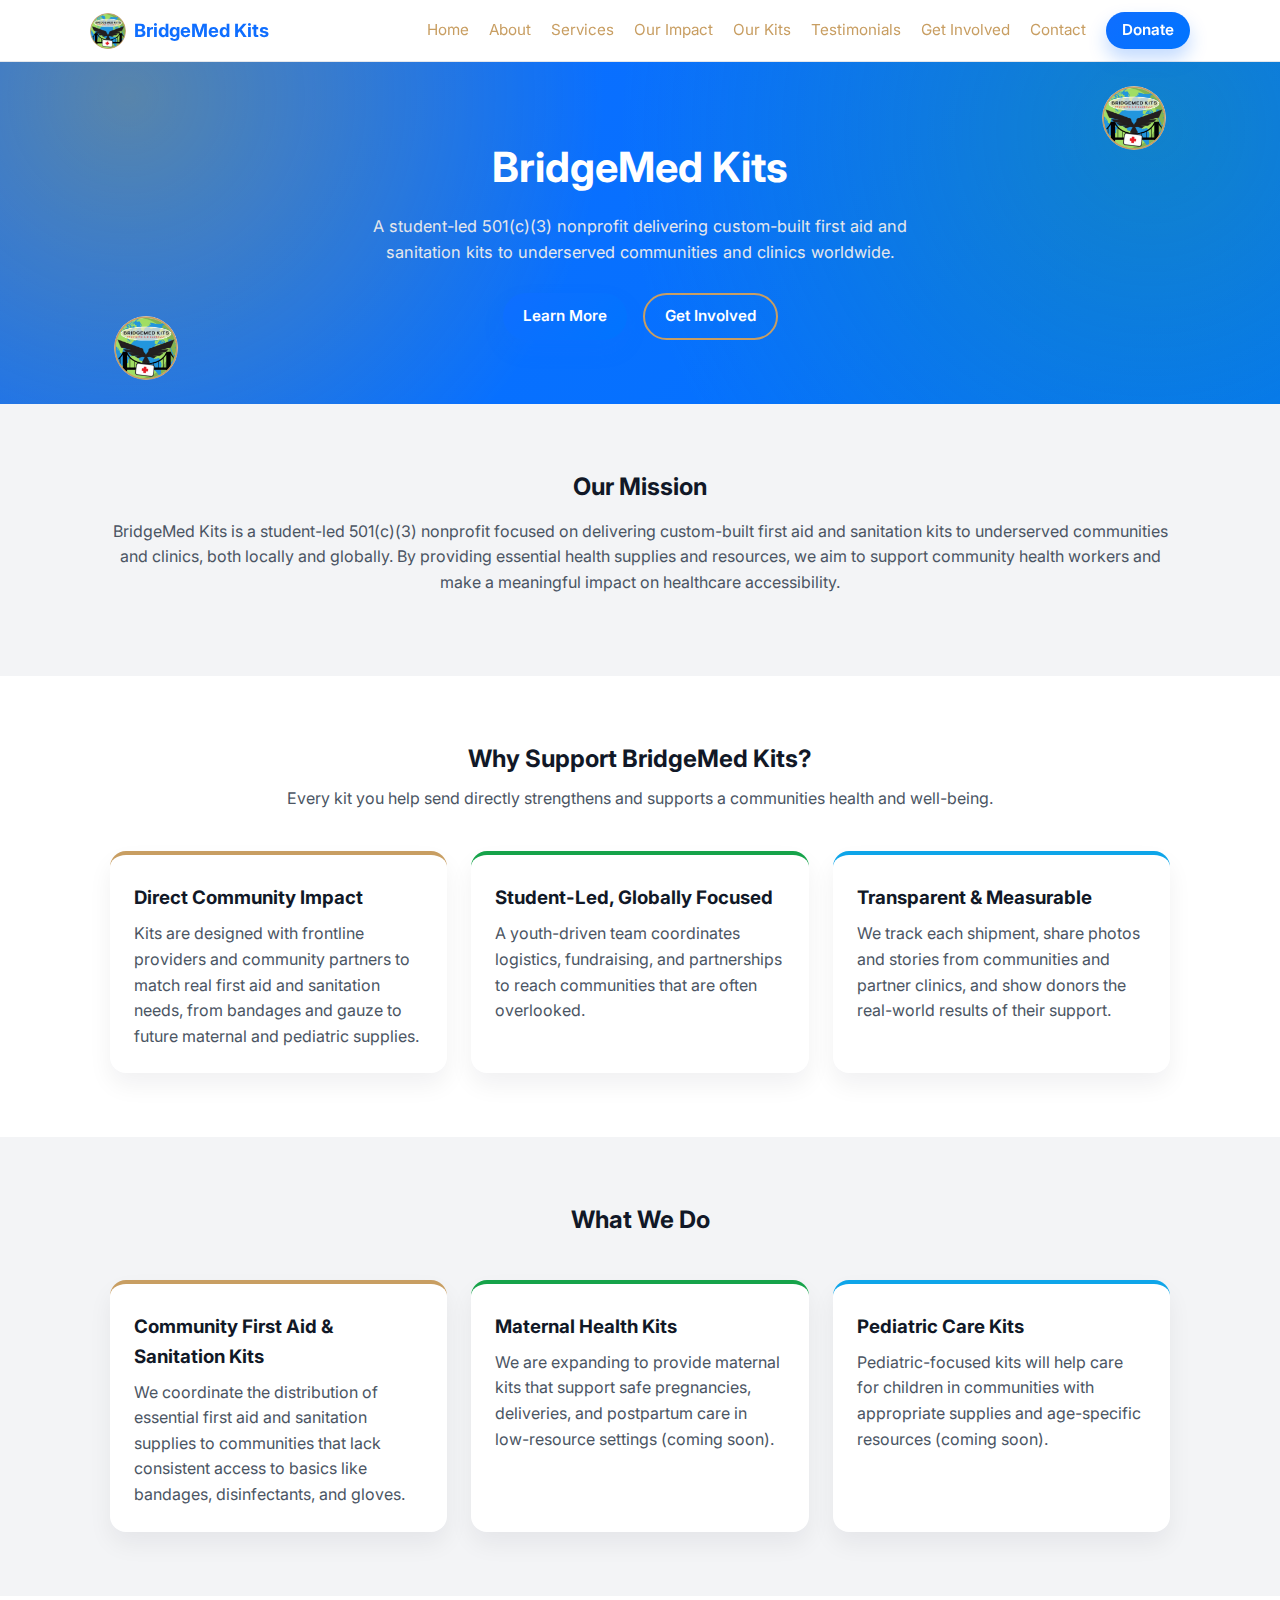
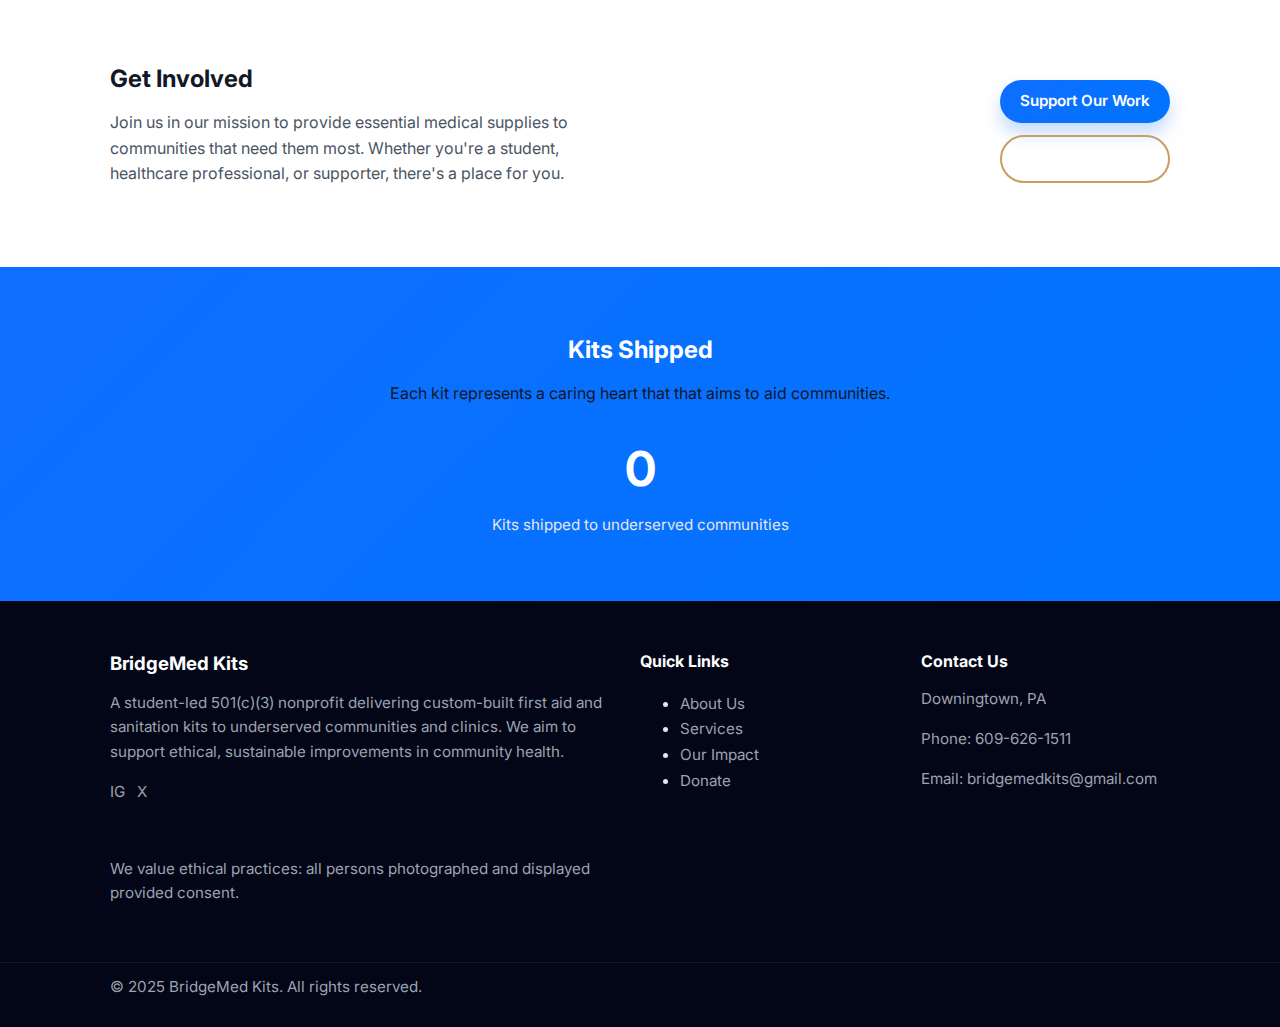
<file: index.html>
<!DOCTYPE html>
<html lang="en">
<head>
  <meta charset="UTF-8">
  <title>BridgeMed Kits | Home</title>
  <meta name="viewport" content="width=device-width, initial-scale=1.0">
  <link rel="icon" href="assets/logo.png" type="image/png">
  <link rel="stylesheet" href="styles.css">
  <link rel="preconnect" href="https://fonts.googleapis.com">
  <link rel="preconnect" href="https://fonts.gstatic.com" crossorigin>
  <link href="https://fonts.googleapis.com/css2?family=Inter:wght@300;400;500;600;700&display=swap" rel="stylesheet">
</head>
<body>
  <header class="site-header">
    <div class="container header-inner">
      <a href="index.html" class="brand">
        <!-- Replace logo.png with your actual logo file in /assets -->
        <img src="assets/logo.png" alt="BridgeMed Kits logo" class="brand-logo">
        <span class="brand-name">BridgeMed Kits</span>
      </a>
      <button class="nav-toggle" aria-label="Toggle navigation">
        <span></span><span></span><span></span>
      </button>
      <nav class="main-nav">
        <a href="index.html">Home</a>
        <a href="about.html">About</a>
        <a href="services.html">Services</a>
        <a href="impact.html">Our Impact</a>
        <a href="kits.html">Our Kits</a>
        <a href="testimonials.html">Testimonials</a>
        <a href="get-involved.html">Get Involved</a>
        <a href="contact.html">Contact</a>
        <a href="get-involved.html" class="btn btn-small">Donate</a>
      </nav>
    </div>
  </header>

  <main>
    <!-- Hero -->
    <section class="hero">
      <div class="hero-gradient"></div>
      <div class="container hero-content">
        <img src="assets/logo.png" alt="BridgeMed Kits logo" class="hero-logo hero-logo-left">
        <img src="assets/logo.png" alt="BridgeMed Kits logo" class="hero-logo hero-logo-right">
        <div class="hero-text">
          <h1>BridgeMed Kits</h1>
          <p>A student-led 501(c)(3) nonprofit delivering custom-built first aid and sanitation kits to underserved communities and clinics worldwide.</p>
          <div class="hero-actions">
            <a href="#mission" class="btn">Learn More</a>
            <a href="get-involved.html" class="btn btn-outline">Get Involved</a>
          </div>
        </div>
      </div>
    </section>

    <!-- Mission -->
    <section id="mission" class="section section-light">
      <div class="container section-center">
        <h2>Our Mission</h2>
        <p>
          BridgeMed Kits is a student-led 501(c)(3) nonprofit focused on delivering custom-built first aid
          and sanitation kits to underserved communities and clinics, both locally and globally. By providing
          essential health supplies and resources, we aim to support community health workers and make a
          meaningful impact on healthcare accessibility.
        </p>
      </div>
    </section>

    <!-- Why Support -->
    <section id="why-support" class="section">
      <div class="container">
        <div class="section-header">
          <h2>Why Support BridgeMed Kits?</h2>
          <p>Every kit you help send directly strengthens and supports a communities health and well-being.</p>
        </div>
        <div class="grid grid-3">
          <article class="card accent-gold">
            <h3>Direct Community Impact</h3>
            <p>
              Kits are designed with frontline providers and community partners to match real first aid and
              sanitation needs, from bandages and gauze to future maternal and pediatric supplies.
            </p>
          </article>
          <article class="card accent-green">
            <h3>Student-Led, Globally Focused</h3>
            <p>
              A youth-driven team coordinates logistics, fundraising, and partnerships to reach
              communities that are often overlooked.
            </p>
          </article>
          <article class="card accent-blue">
            <h3>Transparent & Measurable</h3>
            <p>
              We track each shipment, share photos and stories from communities and partner clinics, and show donors
              the real-world results of their support.
            </p>
          </article>
        </div>
      </div>
    </section>

    <!-- What We Do -->
    <section class="section section-light">
      <div class="container">
        <div class="section-header">
          <h2>What We Do</h2>
        </div>
        <div class="grid grid-3">
          <article class="card accent-gold">
            <h3>Community First Aid & Sanitation Kits</h3>
            <p>
              We coordinate the distribution of essential first aid and sanitation supplies to communities
              that lack consistent access to basics like bandages, disinfectants, and gloves.
            </p>
          </article>
          <article class="card accent-green">
            <h3>Maternal Health Kits</h3>
            <p>
              We are expanding to provide maternal kits that support safe pregnancies, deliveries,
              and postpartum care in low-resource settings (coming soon).
            </p>
          </article>
          <article class="card accent-blue">
            <h3>Pediatric Care Kits</h3>
            <p>
              Pediatric-focused kits will help care for children in communities with appropriate supplies and
              age-specific resources (coming soon).
            </p>
          </article>
        </div>
      </div>
    </section>

    <!-- Get Involved Preview -->
    <section class="section">
      <div class="container get-involved-preview">
        <div>
          <h2>Get Involved</h2>
          <p>
            Join us in our mission to provide essential medical supplies to communities that need them most.
            Whether you&apos;re a student, healthcare professional, or supporter, there&apos;s a place for you.
          </p>
        </div>
        <div class="get-involved-actions">
          <a href="get-involved.html" class="btn">Support Our Work</a>
          <a href="contact.html" class="btn btn-outline">Contact Us</a>
        </div>
      </div>
    </section>

    <!-- Kits Shipped Counter -->
    <section class="section section-accent">
      <div class="container section-center">
        <h2>Kits Shipped</h2>
        <p>Each kit represents a caring heart that that aims to aid communities.</p>
        <div class="counter-wrapper">
          <!-- Update data-target with your real kits shipped count -->
          <span class="counter-number" data-target="12">0</span>
          <span class="counter-label">Kits shipped to underserved communities</span>
        </div>
      </div>
    </section>
  </main>

  <footer class="site-footer">
    <div class="container footer-grid">
      <div>
        <h3>BridgeMed Kits</h3>
        <p>
          A student-led 501(c)(3) nonprofit delivering custom-built first aid and sanitation kits to underserved communities and clinics.
          We aim to support ethical, sustainable improvements in community health.
        </p>
        <div class="footer-social">
          <!-- Replace # with your real social links -->
          <a href="#" aria-label="Instagram">IG</a>
          <a href="#" aria-label="Twitter / X">X</a>
        </div>
      </div>
      <div>
        <h4>Quick Links</h4>
        <ul>
          <li><a href="about.html">About Us</a></li>
          <li><a href="services.html">Services</a></li>
          <li><a href="impact.html">Our Impact</a></li>
          <li><a href="get-involved.html">Donate</a></li>
        </ul>
      </div>
      <div>
        <h4>Contact Us</h4>
        <p>Downingtown, PA</p>
        <p>Phone: 609-626-1511</p>
        <p>Email: <a href="mailto:bridgemedkits@gmail.com">bridgemedkits@gmail.com</a></p>
      </div>
      <p class="footer-note">We value ethical practices: all persons photographed and displayed provided consent.</p>
    </div>
    <div class="footer-bottom">
      <div class="container">
        <p>&copy; 2025 BridgeMed Kits. All rights reserved.</p>
      </div>
    </div>
  </footer>

  <script src="main.js"></script>
</body>
</html>
</file>
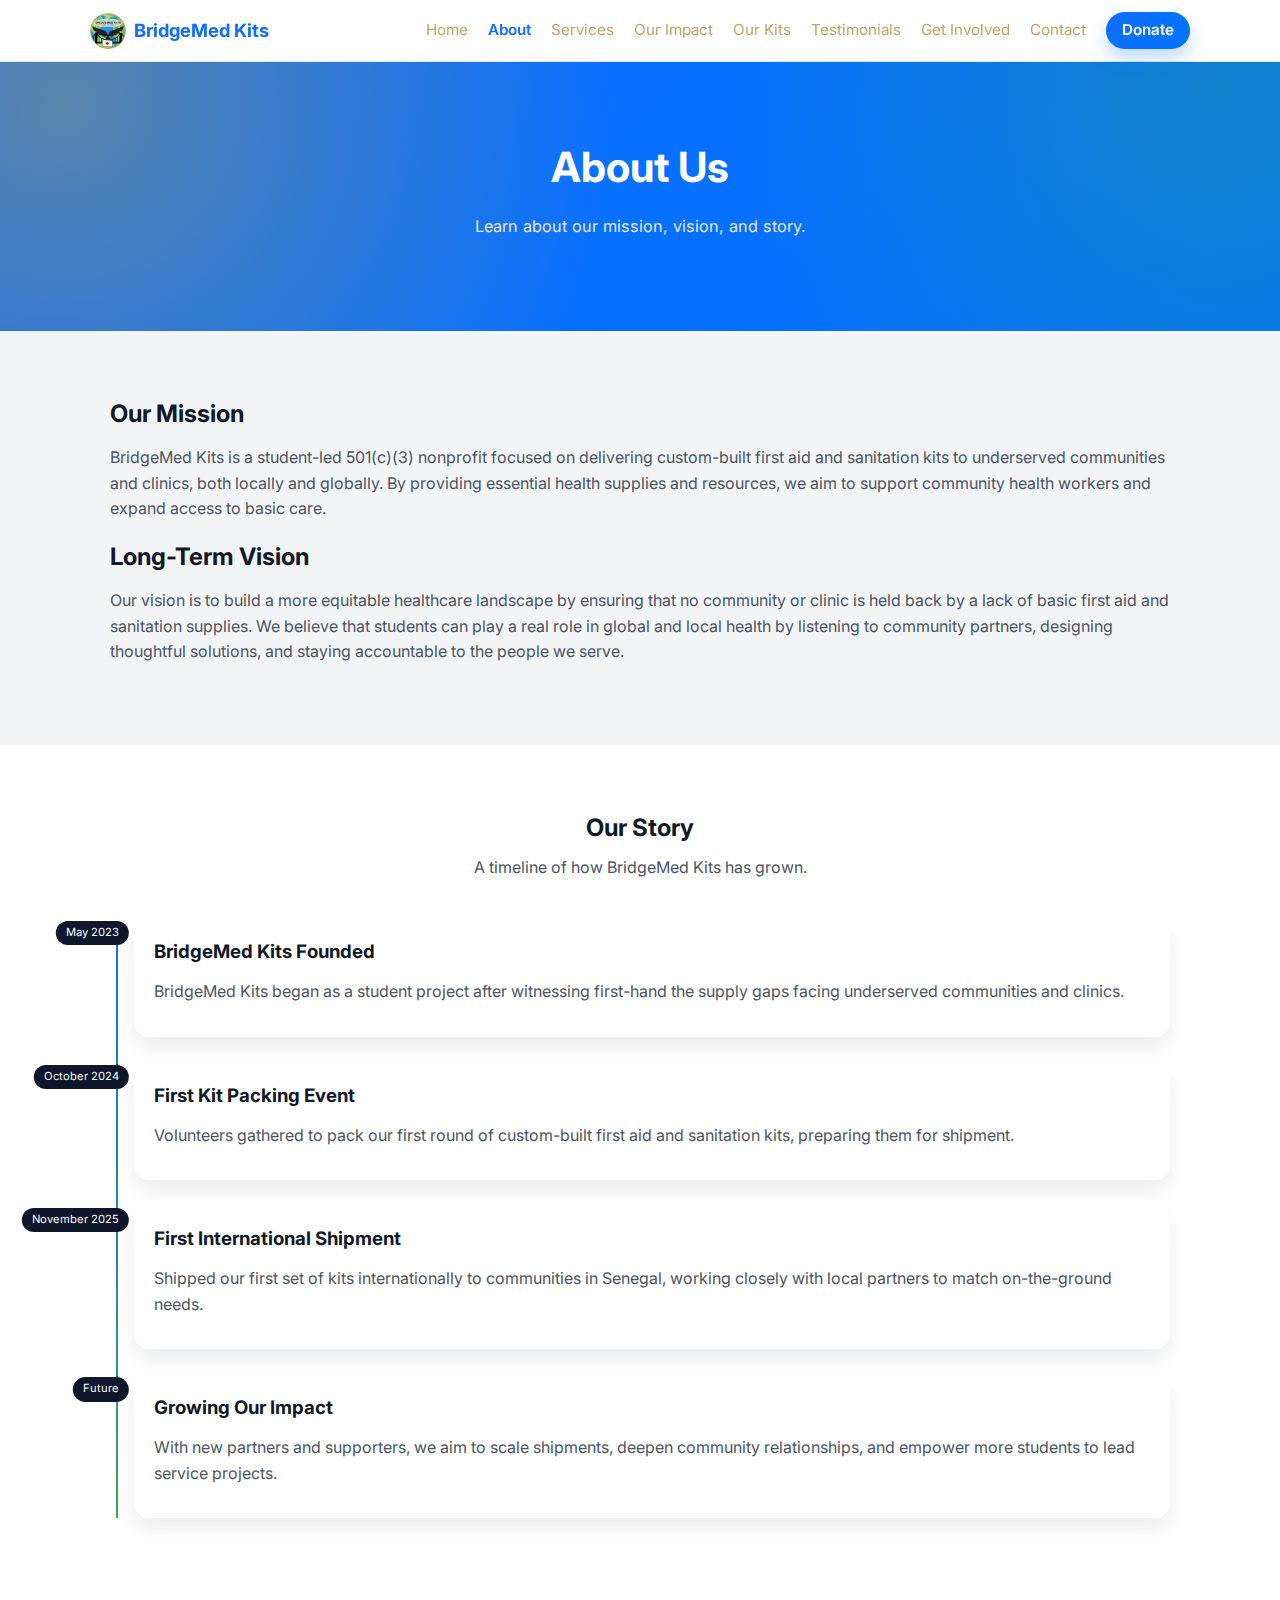
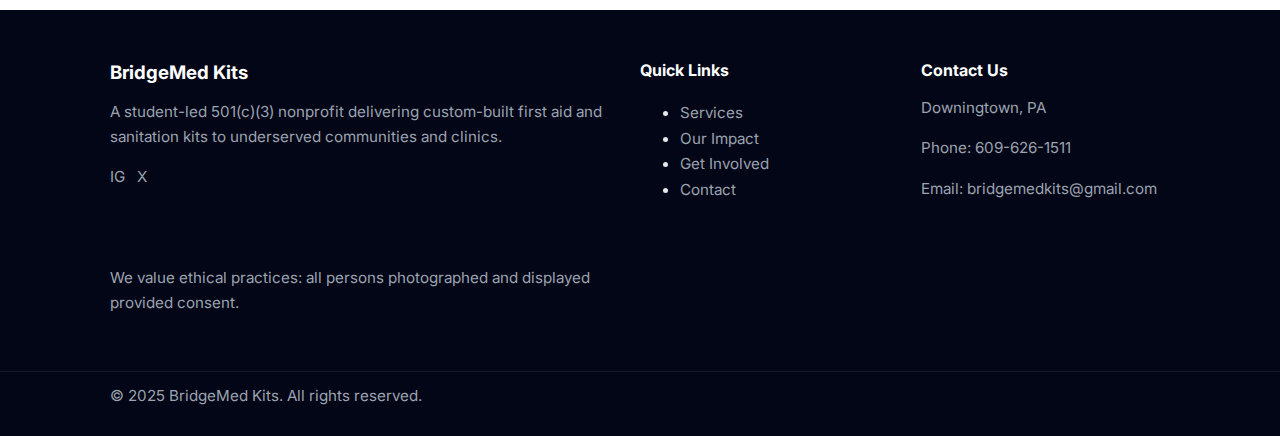
<file: about.html>
<!DOCTYPE html>
<html lang="en">
<head>
  <meta charset="UTF-8">
  <title>BridgeMed Kits | About Us</title>
  <meta name="viewport" content="width=device-width, initial-scale=1.0">
  <link rel="icon" href="assets/logo.png" type="image/png">
  <link rel="stylesheet" href="styles.css">
  <link rel="preconnect" href="https://fonts.googleapis.com">
  <link rel="preconnect" href="https://fonts.gstatic.com" crossorigin>
  <link href="https://fonts.googleapis.com/css2?family=Inter:wght@300;400;500;600;700&display=swap" rel="stylesheet">
</head>
<body>
  <header class="site-header">
    <div class="container header-inner">
      <a href="index.html" class="brand">
        <img src="assets/logo.png" alt="BridgeMed Kits logo" class="brand-logo">
        <span class="brand-name">BridgeMed Kits</span>
      </a>
      <button class="nav-toggle" aria-label="Toggle navigation">
        <span></span><span></span><span></span>
      </button>
      <nav class="main-nav">
        <a href="index.html">Home</a>
        <a href="about.html" class="active">About</a>
        <a href="services.html">Services</a>
        <a href="impact.html">Our Impact</a>
        <a href="kits.html">Our Kits</a>
        <a href="testimonials.html">Testimonials</a>
        <a href="get-involved.html">Get Involved</a>
        <a href="contact.html">Contact</a>
        <a href="get-involved.html" class="btn btn-small">Donate</a>
      </nav>
    </div>
  </header>

  <main>
    <section class="hero hero-subpage">
      <div class="hero-gradient"></div>
      <div class="container hero-content">
        <div class="hero-text">
          <h1>About Us</h1>
          <p>Learn about our mission, vision, and story.</p>
        </div>
      </div>
    </section>

    <section class="section section-light">
      <div class="container about-layout">
        <div>
          <h2>Our Mission</h2>
          <p>
            BridgeMed Kits is a student-led 501(c)(3) nonprofit focused on delivering custom-built first aid
            and sanitation kits to underserved communities and clinics, both locally and globally. By providing
            essential health supplies and resources, we aim to support community health workers and expand
            access to basic care.
          </p>
        </div>
        <div>
          <h2>Long-Term Vision</h2>
          <p>
            Our vision is to build a more equitable healthcare landscape by ensuring that no community or clinic
            is held back by a lack of basic first aid and sanitation supplies. We believe that students can play
            a real role in global and local health by listening to community partners, designing thoughtful solutions,
            and staying accountable to the people we serve.
          </p>
        </div>
      </div>
    </section>

    <section class="section">
      <div class="container">
        <div class="section-header">
          <h2>Our Story</h2>
          <p>A timeline of how BridgeMed Kits has grown.</p>
        </div>
        <div class="timeline">
          <div class="timeline-item">
            <div class="timeline-badge">May 2023</div>
            <div class="timeline-content">
              <h3>BridgeMed Kits Founded</h3>
              <p>
                BridgeMed Kits began as a student project after witnessing first-hand the supply gaps facing
                underserved communities and clinics.
              </p>
            </div>
          </div>
          <div class="timeline-item">
            <div class="timeline-badge">October 2024</div>
            <div class="timeline-content">
              <h3>First Kit Packing Event</h3>
              <p>
                Volunteers gathered to pack our first round of custom-built first aid and sanitation kits,
                preparing them for shipment.
              </p>
            </div>
          </div>
          <div class="timeline-item">
            <div class="timeline-badge">November 2025</div>
            <div class="timeline-content">
              <h3>First International Shipment</h3>
              <p>
                Shipped our first set of kits internationally to communities in Senegal, working closely with
                local partners to match on-the-ground needs.
              </p>
            </div>
          </div>
          <div class="timeline-item">
            <div class="timeline-badge">Future</div>
            <div class="timeline-content">
              <h3>Growing Our Impact</h3>
              <p>
                With new partners and supporters, we aim to scale shipments, deepen community relationships,
                and empower more students to lead service projects.
              </p>
            </div>
          </div>
        </div>
      </div>
    </section>
  </main>

  <footer class="site-footer">
    <div class="container footer-grid">
      <div>
        <h3>BridgeMed Kits</h3>
        <p>
          A student-led 501(c)(3) nonprofit delivering custom-built first aid and sanitation kits to underserved communities and clinics.
        </p>
        <div class="footer-social">
          <a href="#" aria-label="Instagram">IG</a>
          <a href="#" aria-label="Twitter / X">X</a>
        </div>
      </div>
      <div>
        <h4>Quick Links</h4>
        <ul>
          <li><a href="services.html">Services</a></li>
          <li><a href="impact.html">Our Impact</a></li>
          <li><a href="get-involved.html">Get Involved</a></li>
          <li><a href="contact.html">Contact</a></li>
        </ul>
      </div>
      <div>
        <h4>Contact Us</h4>
        <p>Downingtown, PA</p>
        <p>Phone: 609-626-1511</p>
        <p>Email: <a href="mailto:bridgemedkits@gmail.com">bridgemedkits@gmail.com</a></p>
      </div>
      <p class="footer-note">We value ethical practices: all persons photographed and displayed provided consent.</p>
    </div>
    <div class="footer-bottom">
      <div class="container">
        <p>&copy; 2025 BridgeMed Kits. All rights reserved.</p>
      </div>
    </div>
  </footer>

  <script src="main.js"></script>
</body>
</html>
</file>
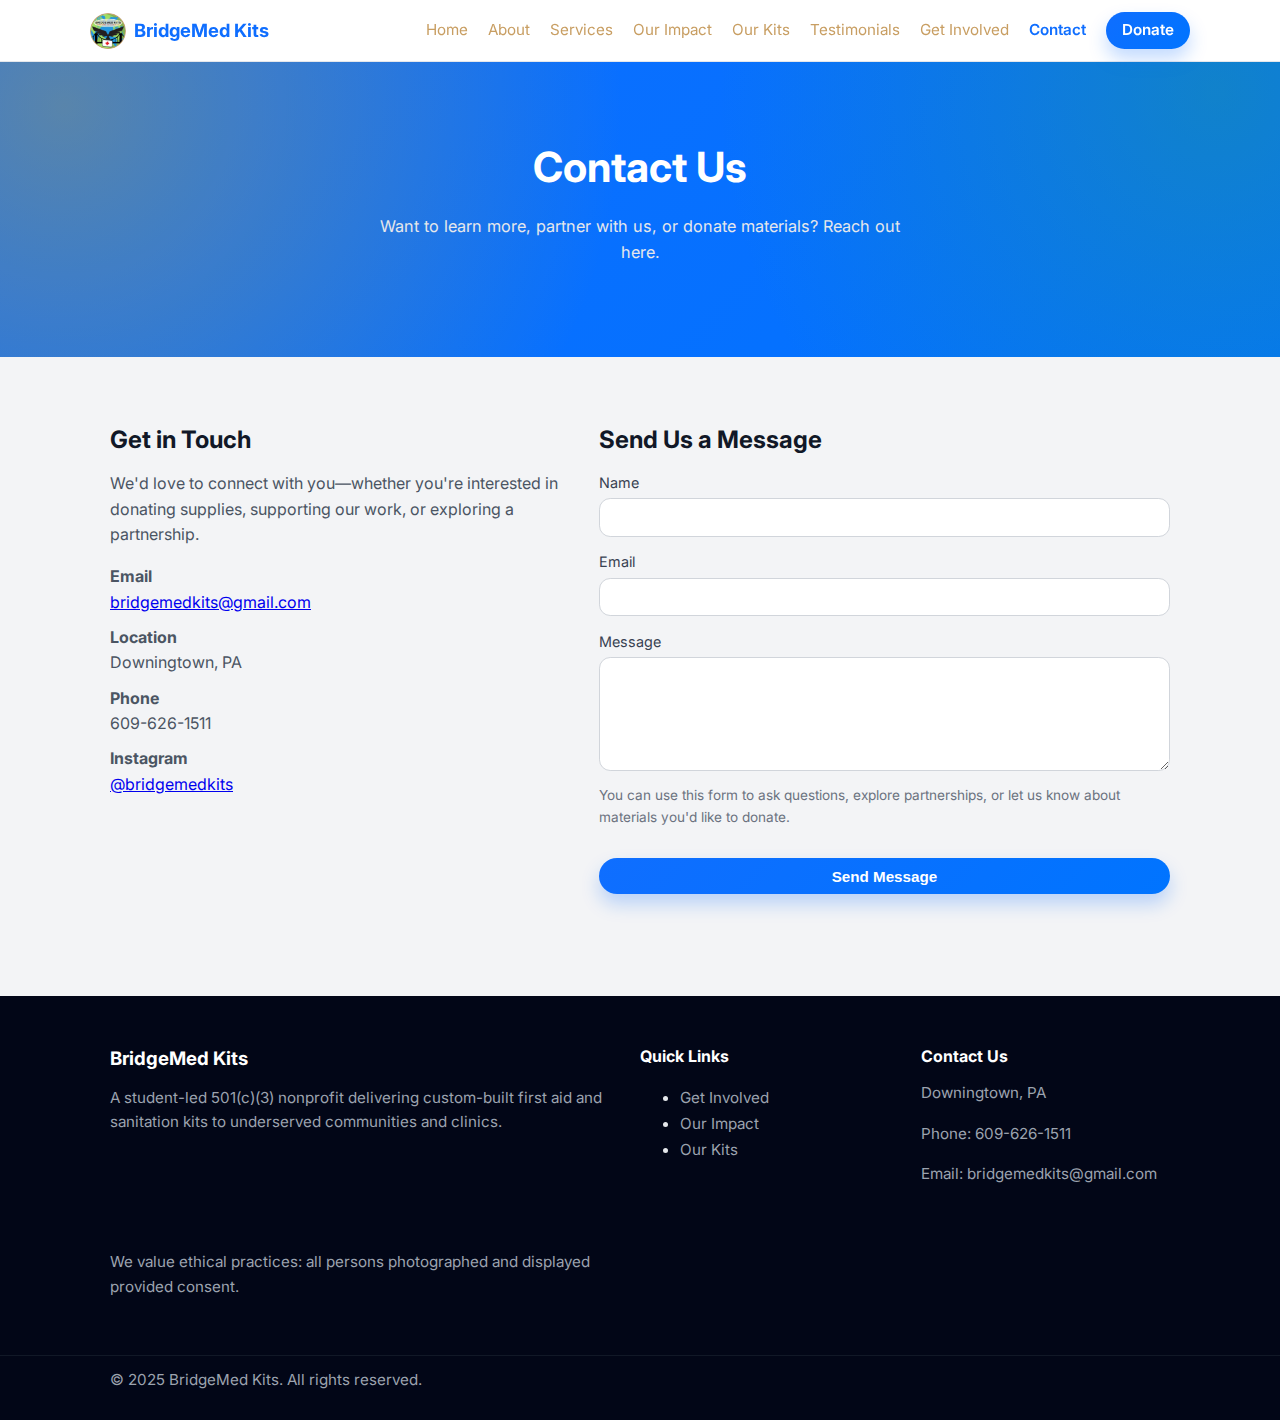
<file: contact.html>
<!DOCTYPE html>
<html lang="en">
<head>
  <meta charset="UTF-8">
  <title>BridgeMed Kits | Contact Us</title>
  <meta name="viewport" content="width=device-width, initial-scale=1.0">
  <link rel="icon" href="assets/logo.png" type="image/png">
  <link rel="stylesheet" href="styles.css">
  <link rel="preconnect" href="https://fonts.googleapis.com">
  <link rel="preconnect" href="https://fonts.gstatic.com" crossorigin>
  <link href="https://fonts.googleapis.com/css2?family=Inter:wght@300;400;500;600;700&display=swap" rel="stylesheet">
</head>
<body>
  <header class="site-header">
    <div class="container header-inner">
      <a href="index.html" class="brand">
        <img src="assets/logo.png" alt="BridgeMed Kits logo" class="brand-logo">
        <span class="brand-name">BridgeMed Kits</span>
      </a>
      <button class="nav-toggle" aria-label="Toggle navigation">
        <span></span><span></span><span></span>
      </button>
      <nav class="main-nav">
        <a href="index.html">Home</a>
        <a href="about.html">About</a>
        <a href="services.html">Services</a>
        <a href="impact.html">Our Impact</a>
        <a href="kits.html">Our Kits</a>
        <a href="testimonials.html">Testimonials</a>
        <a href="get-involved.html">Get Involved</a>
        <a href="contact.html" class="active">Contact</a>
        <a href="get-involved.html" class="btn btn-small">Donate</a>
      </nav>
    </div>
  </header>

  <main>
    <section class="hero hero-subpage">
      <div class="hero-gradient"></div>
      <div class="container hero-content">
        <div class="hero-text">
          <h1>Contact Us</h1>
          <p>Want to learn more, partner with us, or donate materials? Reach out here.</p>
        </div>
      </div>
    </section>

    <section class="section section-light">
      <div class="container contact-layout">
        <div class="contact-info">
          <h2>Get in Touch</h2>
          <p>
            We&apos;d love to connect with you—whether you&apos;re interested in donating supplies,
            supporting our work, or exploring a partnership.
          </p>
          <div class="contact-details">
            <p><strong>Email</strong><br><a href="mailto:bridgemedkits@gmail.com">bridgemedkits@gmail.com</a></p>
            <p><strong>Location</strong><br>Downingtown, PA</p>
            <p><strong>Phone</strong><br>609-626-1511</p>
            <p><strong>Instagram</strong><br><a href="https://www.instagram.com/bridgemedkits?igsh=MWNqbDFlYzhyczluMQ%3D%3D&utm_source=qr" target="_blank" rel="noopener">@bridgemedkits</a></p>
          </div>
        </div>
        <div class="contact-form-wrapper">
          <h2>Send Us a Message</h2>
          <form id="contact-form">
            <label>
              Name
              <input type="text" id="name" name="name" required>
            </label>
            <label>
              Email
              <input type="email" id="email" name="email" required>
            </label>
            <label>
              Message
              <textarea id="message" name="message" rows="5" required></textarea>
            </label>
            <p class="form-helper">
              You can use this form to ask questions, explore partnerships, or let us know about materials you&apos;d like to donate.
            </p>
            <button type="submit" class="btn">Send Message</button>
            <p id="form-status" class="form-status" aria-live="polite"></p>
          </form>
        </div>
      </div>
    </section>
  </main>

  <footer class="site-footer">
    <div class="container footer-grid">
      <div>
        <h3>BridgeMed Kits</h3>
        <p>A student-led 501(c)(3) nonprofit delivering custom-built first aid and sanitation kits to underserved communities and clinics.</p>
      </div>
      <div>
        <h4>Quick Links</h4>
        <ul>
          <li><a href="get-involved.html">Get Involved</a></li>
          <li><a href="impact.html">Our Impact</a></li>
          <li><a href="kits.html">Our Kits</a></li>
        </ul>
      </div>
      <div>
        <h4>Contact Us</h4>
        <p>Downingtown, PA</p>
        <p>Phone: 609-626-1511</p>
        <p>Email: <a href="mailto:bridgemedkits@gmail.com">bridgemedkits@gmail.com</a></p>
      </div>
      <p class="footer-note">We value ethical practices: all persons photographed and displayed provided consent.</p>
    </div>
    <div class="footer-bottom">
      <div class="container">
        <p>&copy; 2025 BridgeMed Kits. All rights reserved.</p>
      </div>
    </div>
  </footer>

  <script src="main.js"></script>
</body>
</html>
</file>
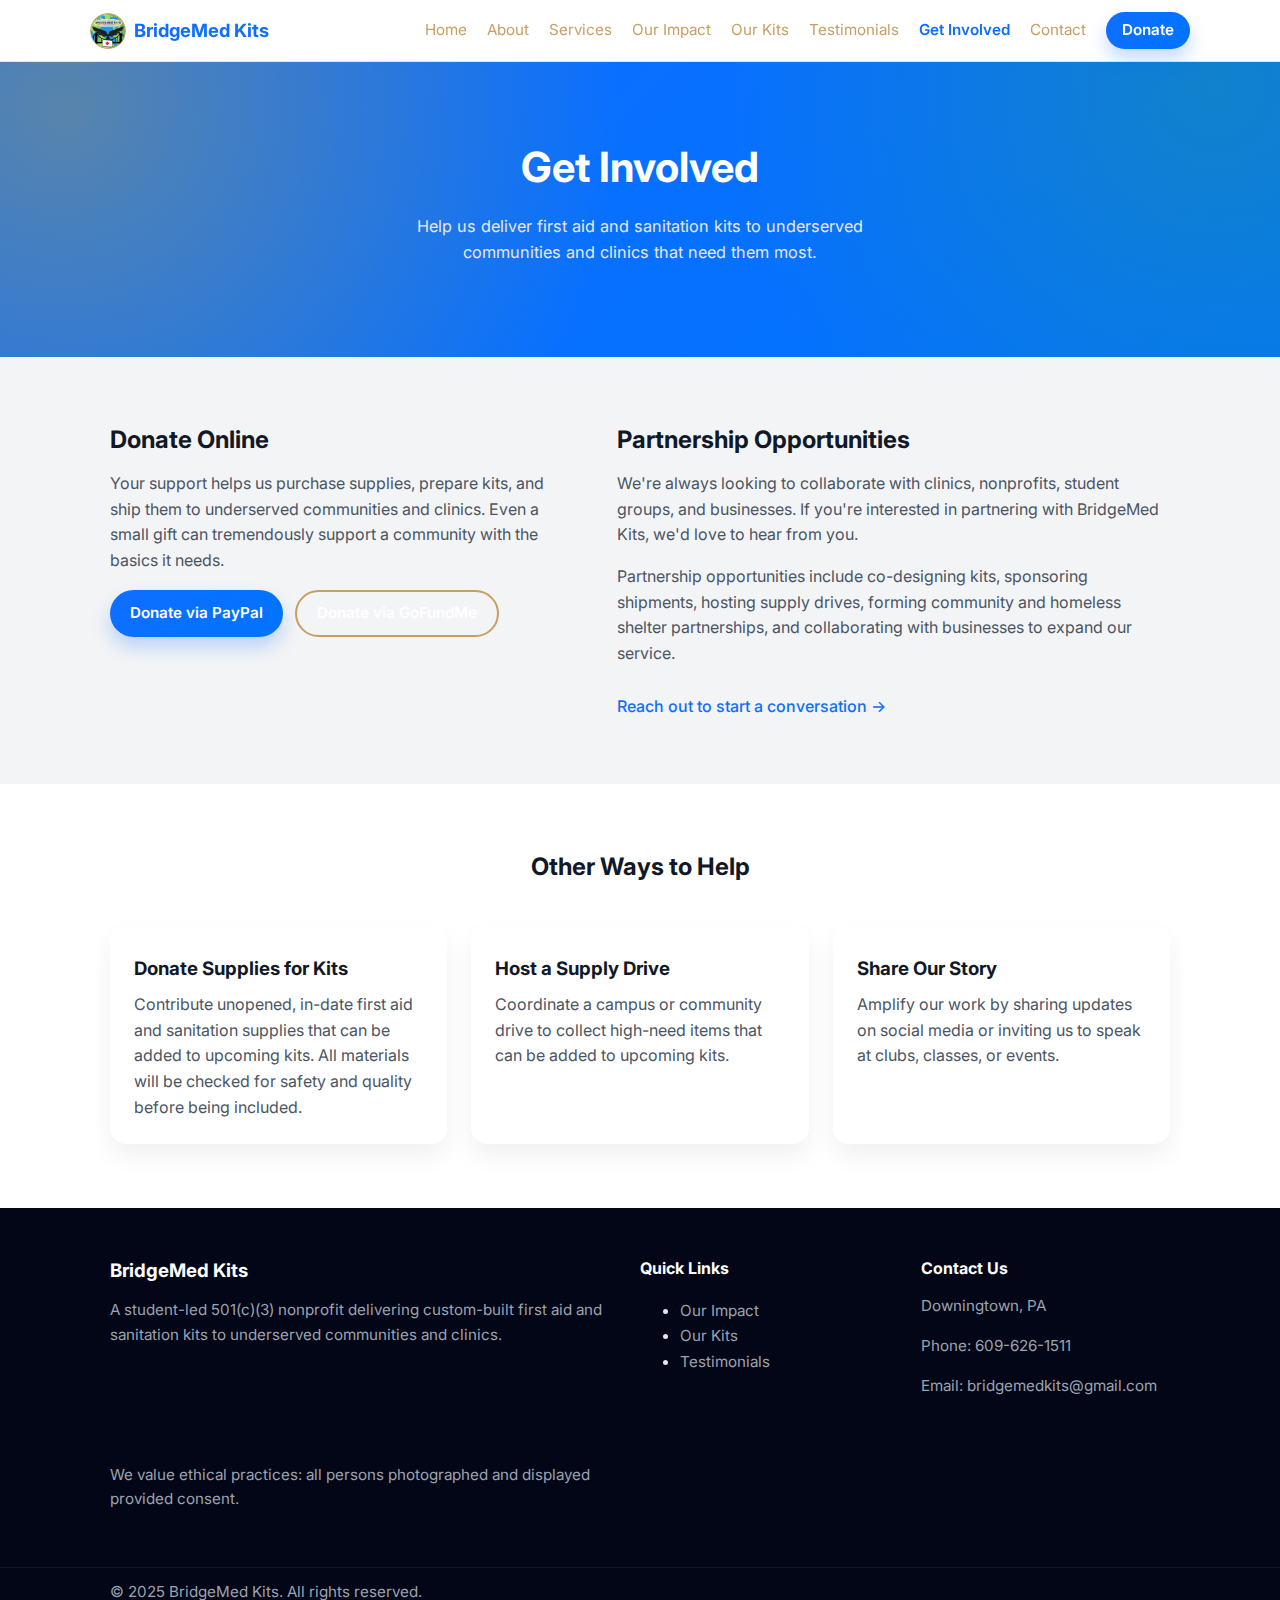
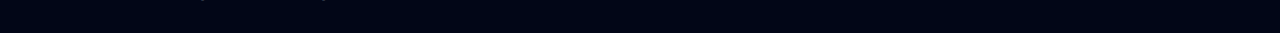
<file: get-involved.html>
<!DOCTYPE html>
<html lang="en">
<head>
  <meta charset="UTF-8">
  <title>BridgeMed Kits | Get Involved</title>
  <meta name="viewport" content="width=device-width, initial-scale=1.0">
  <link rel="icon" href="assets/logo.png" type="image/png">
  <link rel="stylesheet" href="styles.css">
  <link rel="preconnect" href="https://fonts.googleapis.com">
  <link rel="preconnect" href="https://fonts.gstatic.com" crossorigin>
  <link href="https://fonts.googleapis.com/css2?family=Inter:wght@300;400;500;600;700&display=swap" rel="stylesheet">
</head>
<body>
  <header class="site-header">
    <div class="container header-inner">
      <a href="index.html" class="brand">
        <img src="assets/logo.png" alt="BridgeMed Kits logo" class="brand-logo">
        <span class="brand-name">BridgeMed Kits</span>
      </a>
      <button class="nav-toggle" aria-label="Toggle navigation">
        <span></span><span></span><span></span>
      </button>
      <nav class="main-nav">
        <a href="index.html">Home</a>
        <a href="about.html">About</a>
        <a href="services.html">Services</a>
        <a href="impact.html">Our Impact</a>
        <a href="kits.html">Our Kits</a>
        <a href="testimonials.html">Testimonials</a>
        <a href="get-involved.html" class="active">Get Involved</a>
        <a href="contact.html">Contact</a>
        <a href="get-involved.html" class="btn btn-small">Donate</a>
      </nav>
    </div>
  </header>

  <main>
    <section class="hero hero-subpage">
      <div class="hero-gradient"></div>
      <div class="container hero-content">
        <div class="hero-text">
          <h1>Get Involved</h1>
          <p>Help us deliver first aid and sanitation kits to underserved communities and clinics that need them most.</p>
        </div>
      </div>
    </section>

    <section class="section section-light">
      <div class="container donate-layout">
        <div>
          <h2>Donate Online</h2>
          <p>
            Your support helps us purchase supplies, prepare kits, and ship them to underserved communities and clinics.
            Even a small gift can tremendously support a community with the basics it needs.
          </p>
          <div class="donate-buttons">
            <!-- Replace the href below with your real PayPal donation link -->
            <a class="btn" href="https://www.paypal.com/donate?hosted_button_id=YOUR_ID_HERE" target="_blank" rel="noopener">Donate via PayPal</a>
            <!-- Optional: keep GoFundMe as a second option -->
            <a class="btn btn-outline" href="https://gofund.me/5f6a73c6" target="_blank" rel="noopener">Donate via GoFundMe</a>
          </div>
        </div>
        <div>
          <h2>Partnership Opportunities</h2>
          <p>
            We&apos;re always looking to collaborate with clinics, nonprofits, student groups, and businesses.
            If you&apos;re interested in partnering with BridgeMed Kits, we&apos;d love to hear from you.
          </p>
          <p>
            Partnership opportunities include co-designing kits, sponsoring shipments, hosting supply drives,
            forming community and homeless shelter partnerships, and collaborating with businesses to expand our service.
          </p>
          <a href="contact.html" class="link-arrow">Reach out to start a conversation &rarr;</a>
        </div>
      </div>
    </section>

    <section class="section">
      <div class="container">
        <div class="section-header">
          <h2>Other Ways to Help</h2>
        </div>
        <div class="grid grid-3">
          <article class="card">
            <h3>Donate Supplies for Kits</h3>
            <p>
              Contribute unopened, in-date first aid and sanitation supplies that can be added to upcoming kits.
              All materials will be checked for safety and quality before being included.
            </p>
          </article>
          <article class="card">
            <h3>Host a Supply Drive</h3>
            <p>
              Coordinate a campus or community drive to collect high-need items that can be added to upcoming kits.
            </p>
          </article>
          <article class="card">
            <h3>Share Our Story</h3>
            <p>
              Amplify our work by sharing updates on social media or inviting us to speak at clubs, classes, or events.
            </p>
          </article>
        </div>
      </div>
    </section>
  </main>

  <footer class="site-footer">
    <div class="container footer-grid">
      <div>
        <h3>BridgeMed Kits</h3>
        <p>A student-led 501(c)(3) nonprofit delivering custom-built first aid and sanitation kits to underserved communities and clinics.</p>
      </div>
      <div>
        <h4>Quick Links</h4>
        <ul>
          <li><a href="impact.html">Our Impact</a></li>
          <li><a href="kits.html">Our Kits</a></li>
          <li><a href="testimonials.html">Testimonials</a></li>
        </ul>
      </div>
      <div>
        <h4>Contact Us</h4>
        <p>Downingtown, PA</p>
        <p>Phone: 609-626-1511</p>
        <p>Email: <a href="mailto:bridgemedkits@gmail.com">bridgemedkits@gmail.com</a></p>
      </div>
      <p class="footer-note">We value ethical practices: all persons photographed and displayed provided consent.</p>
    </div>
    <div class="footer-bottom">
      <div class="container">
        <p>&copy; 2025 BridgeMed Kits. All rights reserved.</p>
      </div>
    </div>
  </footer>

  <script src="main.js"></script>
</body>
</html>
</file>
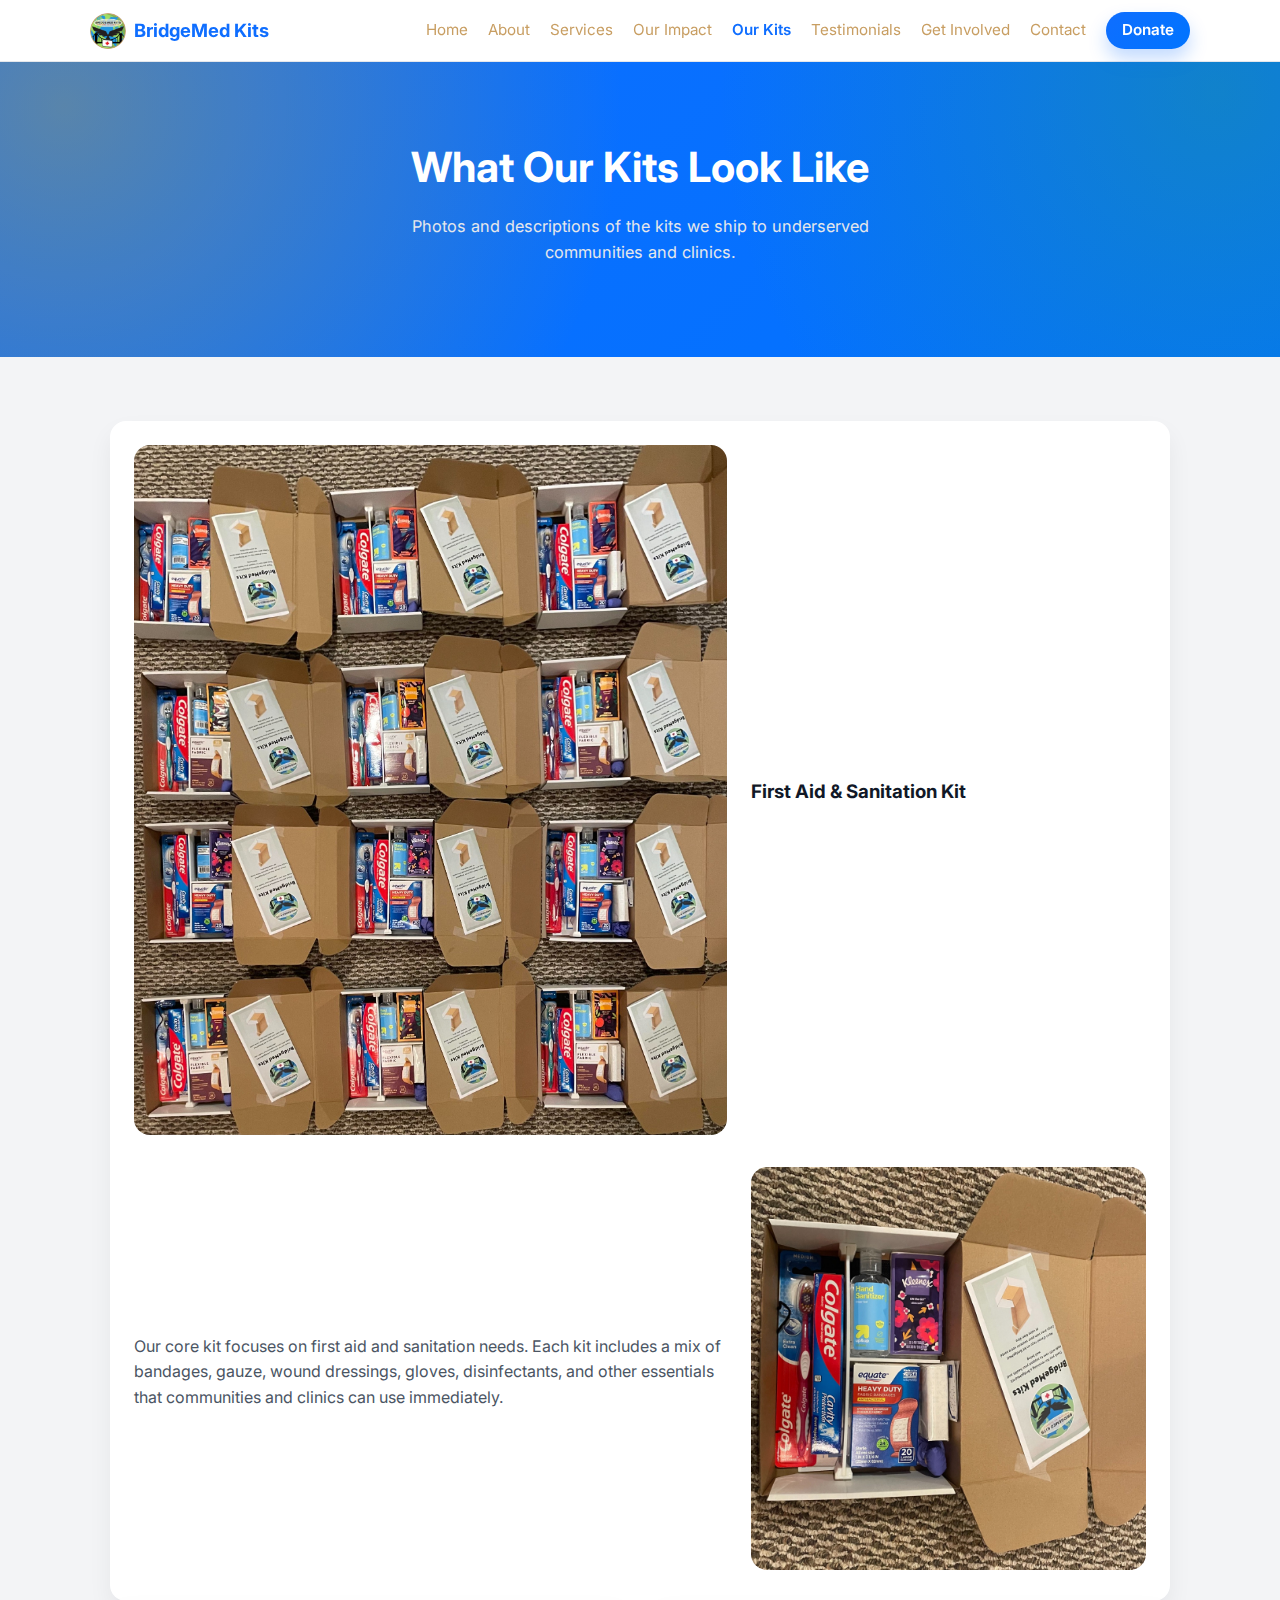
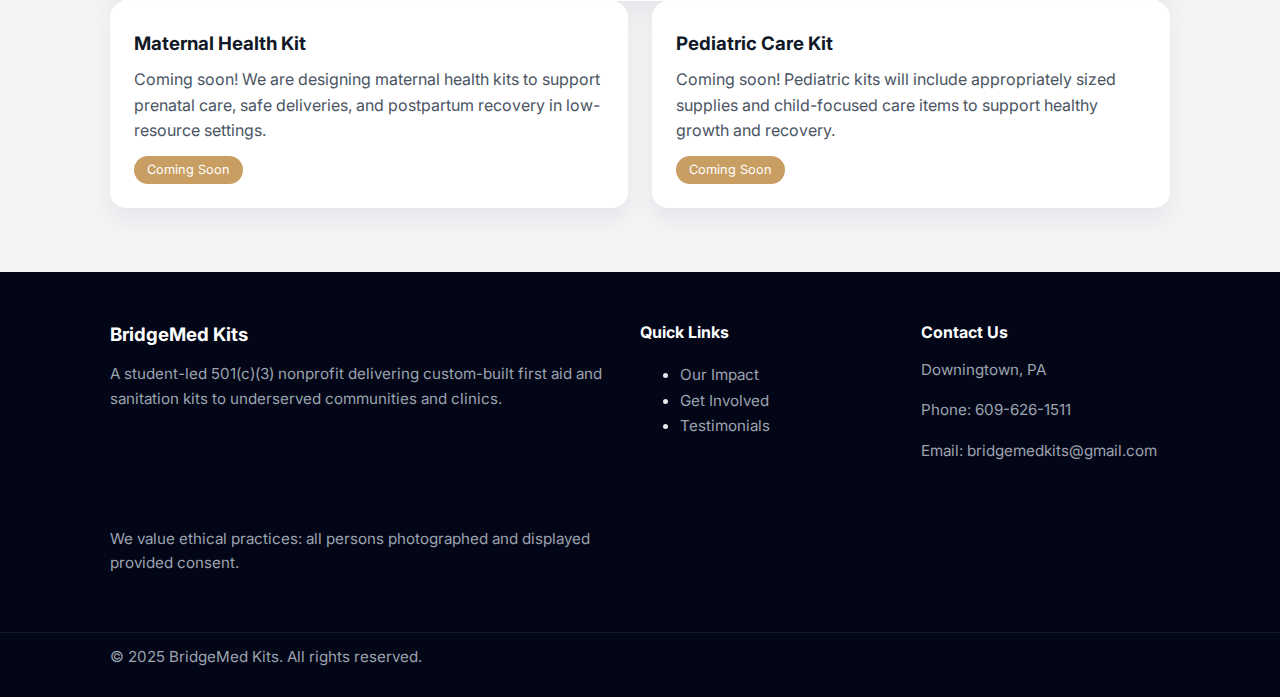
<file: kits.html>
<!DOCTYPE html>
<html lang="en">
<head>
  <meta charset="UTF-8">
  <title>BridgeMed Kits | What Our Kits Look Like</title>
  <meta name="viewport" content="width=device-width, initial-scale=1.0">
  <link rel="icon" href="assets/logo.png" type="image/png">
  <link rel="stylesheet" href="styles.css">
  <link rel="preconnect" href="https://fonts.googleapis.com">
  <link rel="preconnect" href="https://fonts.gstatic.com" crossorigin>
  <link href="https://fonts.googleapis.com/css2?family=Inter:wght@300;400;500;600;700&display=swap" rel="stylesheet">
</head>
<body>
  <header class="site-header">
    <div class="container header-inner">
      <a href="index.html" class="brand">
        <img src="assets/logo.png" alt="BridgeMed Kits logo" class="brand-logo">
        <span class="brand-name">BridgeMed Kits</span>
      </a>
      <button class="nav-toggle" aria-label="Toggle navigation">
        <span></span><span></span><span></span>
      </button>
      <nav class="main-nav">
        <a href="index.html">Home</a>
        <a href="about.html">About</a>
        <a href="services.html">Services</a>
        <a href="impact.html">Our Impact</a>
        <a href="kits.html" class="active">Our Kits</a>
        <a href="testimonials.html">Testimonials</a>
        <a href="get-involved.html">Get Involved</a>
        <a href="contact.html">Contact</a>
        <a href="get-involved.html" class="btn btn-small">Donate</a>
      </nav>
    </div>
  </header>

  <main>
    <section class="hero hero-subpage">
      <div class="hero-gradient"></div>
      <div class="container hero-content">
        <div class="hero-text">
          <h1>What Our Kits Look Like</h1>
          <p>Photos and descriptions of the kits we ship to underserved communities and clinics.</p>
        </div>
      </div>
    </section>

    <section class="section section-light">
      <div class="container">
        <div class="kit-main">
          <article class="card kit-card-main">
            <div class="kit-image-main">
              <img src="assets/kits.jpg" alt="Twelve packed BridgeMed Kits ready for shipment">
            </div>
            <h3>First Aid &amp; Sanitation Kit</h3>
            <p>
              Our core kit focuses on first aid and sanitation needs. Each kit includes a mix of bandages,
              gauze, wound dressings, gloves, disinfectants, and other essentials that communities and clinics
              can use immediately.
            </p>
            <div class="kit-image-secondary">
              <img src="assets/kit.jpg" alt="Close-up of a single BridgeMed Kit and its contents">
            </div>
          </article>
        </div>

        <div class="grid grid-2 kit-grid-secondary">
          <article class="card kit-coming-soon">
            <h3>Maternal Health Kit</h3>
            <p>
              Coming soon! We are designing maternal health kits to support prenatal care, safe deliveries,
              and postpartum recovery in low-resource settings.
            </p>
            <div class="coming-soon-badge">Coming Soon</div>
          </article>
          <article class="card kit-coming-soon">
            <h3>Pediatric Care Kit</h3>
            <p>
              Coming soon! Pediatric kits will include appropriately sized supplies and child-focused care
              items to support healthy growth and recovery.
            </p>
            <div class="coming-soon-badge">Coming Soon</div>
          </article>
        </div>
      </div>
    </section>
  </main>

  <footer class="site-footer">
    <div class="container footer-grid">
      <div>
        <h3>BridgeMed Kits</h3>
        <p>A student-led 501(c)(3) nonprofit delivering custom-built first aid and sanitation kits to underserved communities and clinics.</p>
      </div>
      <div>
        <h4>Quick Links</h4>
        <ul>
          <li><a href="impact.html">Our Impact</a></li>
          <li><a href="get-involved.html">Get Involved</a></li>
          <li><a href="testimonials.html">Testimonials</a></li>
        </ul>
      </div>
      <div>
        <h4>Contact Us</h4>
        <p>Downingtown, PA</p>
        <p>Phone: 609-626-1511</p>
        <p>Email: <a href="mailto:bridgemedkits@gmail.com">bridgemedkits@gmail.com</a></p>
      </div>
      <p class="footer-note">We value ethical practices: all persons photographed and displayed provided consent.</p>
    </div>
    <div class="footer-bottom">
      <div class="container">
        <p>&copy; 2025 BridgeMed Kits. All rights reserved.</p>
      </div>
    </div>
  </footer>

  <script src="main.js"></script>
</body>
</html>
</file>
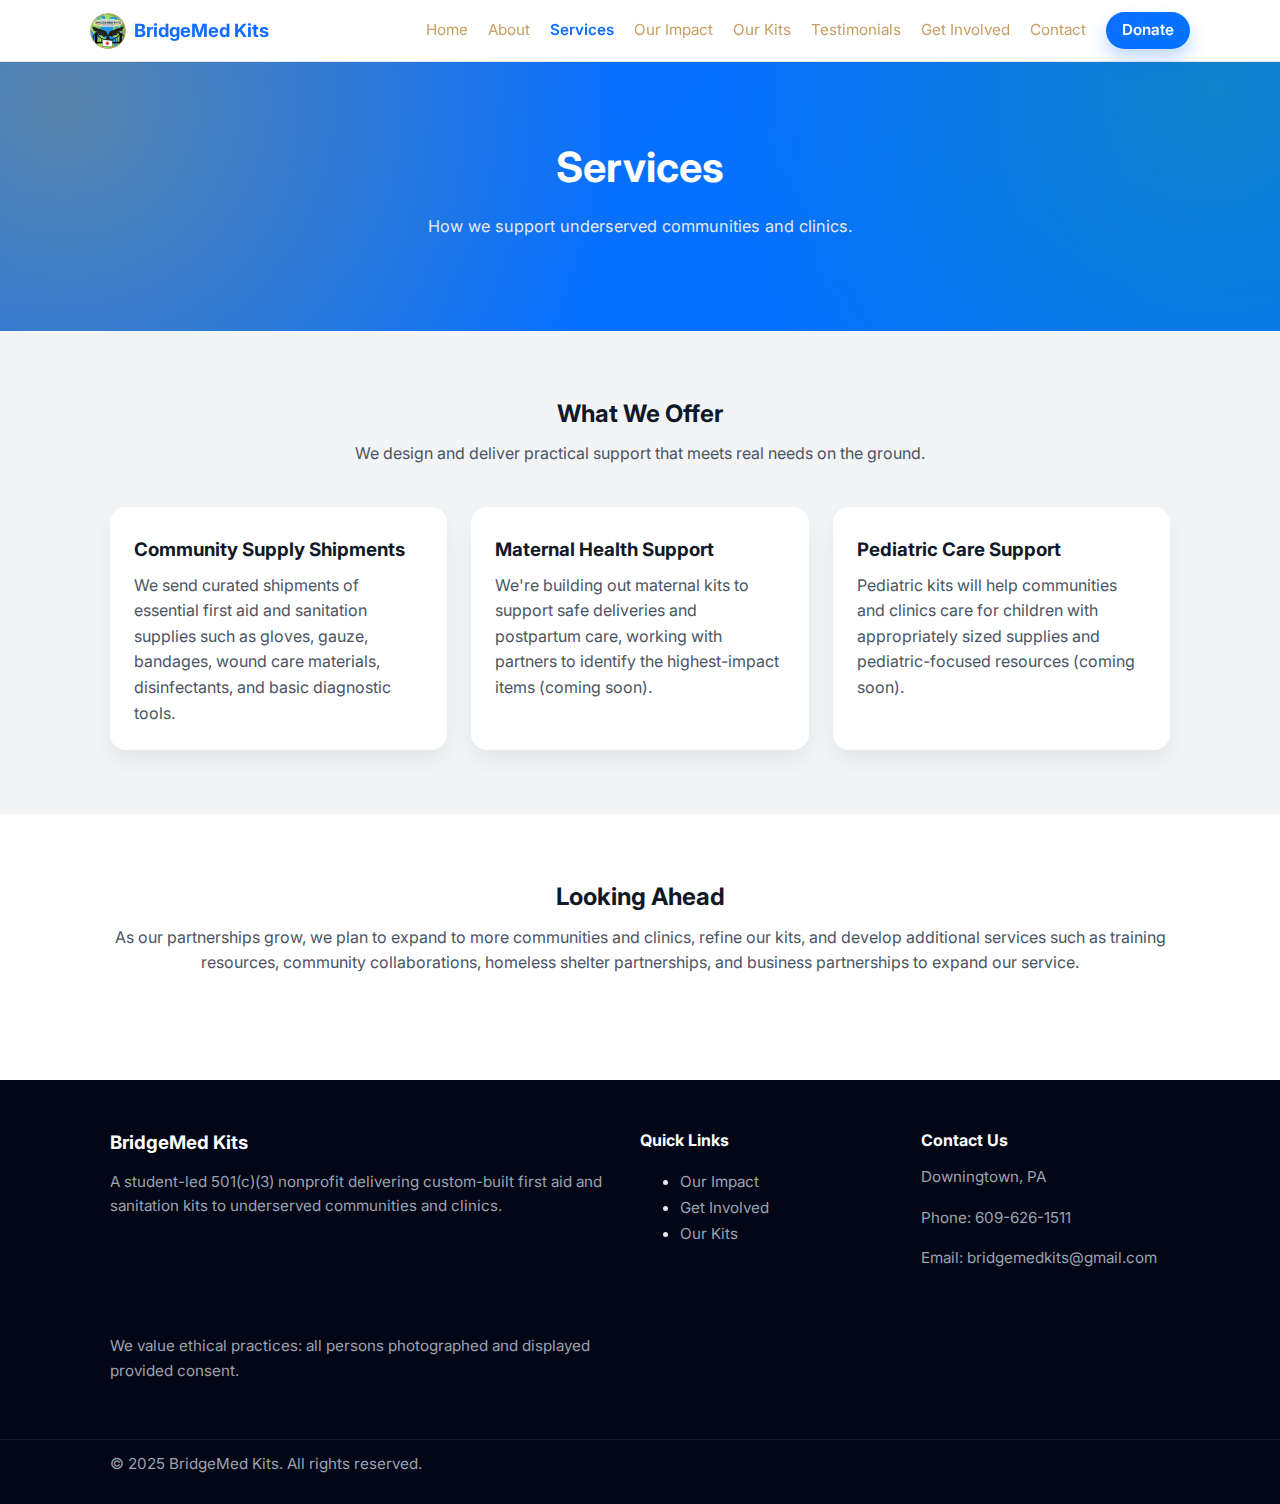
<file: services.html>
<!DOCTYPE html>
<html lang="en">
<head>
  <meta charset="UTF-8">
  <title>BridgeMed Kits | Services</title>
  <meta name="viewport" content="width=device-width, initial-scale=1.0">
  <link rel="icon" href="assets/logo.png" type="image/png">
  <link rel="stylesheet" href="styles.css">
  <link rel="preconnect" href="https://fonts.googleapis.com">
  <link rel="preconnect" href="https://fonts.gstatic.com" crossorigin>
  <link href="https://fonts.googleapis.com/css2?family=Inter:wght@300;400;500;600;700&display=swap" rel="stylesheet">
</head>
<body>
  <header class="site-header">
    <div class="container header-inner">
      <a href="index.html" class="brand">
        <img src="assets/logo.png" alt="BridgeMed Kits logo" class="brand-logo">
        <span class="brand-name">BridgeMed Kits</span>
      </a>
      <button class="nav-toggle" aria-label="Toggle navigation">
        <span></span><span></span><span></span>
      </button>
      <nav class="main-nav">
        <a href="index.html">Home</a>
        <a href="about.html">About</a>
        <a href="services.html" class="active">Services</a>
        <a href="impact.html">Our Impact</a>
        <a href="kits.html">Our Kits</a>
        <a href="testimonials.html">Testimonials</a>
        <a href="get-involved.html">Get Involved</a>
        <a href="contact.html">Contact</a>
        <a href="get-involved.html" class="btn btn-small">Donate</a>
      </nav>
    </div>
  </header>

  <main>
    <section class="hero hero-subpage">
      <div class="hero-gradient"></div>
      <div class="container hero-content">
        <div class="hero-text">
          <h1>Services</h1>
          <p>How we support underserved communities and clinics.</p>
        </div>
      </div>
    </section>

    <section class="section section-light">
      <div class="container">
        <div class="section-header">
          <h2>What We Offer</h2>
          <p>We design and deliver practical support that meets real needs on the ground.</p>
        </div>
        <div class="grid grid-3">
          <article class="card">
            <h3>Community Supply Shipments</h3>
            <p>
              We send curated shipments of essential first aid and sanitation supplies such as gloves, gauze,
              bandages, wound care materials, disinfectants, and basic diagnostic tools.
            </p>
          </article>
          <article class="card">
            <h3>Maternal Health Support</h3>
            <p>
              We&apos;re building out maternal kits to support safe deliveries and postpartum care,
              working with partners to identify the highest-impact items (coming soon).
            </p>
          </article>
          <article class="card">
            <h3>Pediatric Care Support</h3>
            <p>
              Pediatric kits will help communities and clinics care for children with appropriately sized supplies
              and pediatric-focused resources (coming soon).
            </p>
          </article>
        </div>
      </div>
    </section>

    <section class="section">
      <div class="container">
        <div class="section-header">
          <h2>Looking Ahead</h2>
          <p>
            As our partnerships grow, we plan to expand to more communities and clinics, refine our kits,
            and develop additional services such as training resources, community collaborations,
            homeless shelter partnerships, and business partnerships to expand our service.
          </p>
        </div>
      </div>
    </section>
  </main>

  <footer class="site-footer">
    <div class="container footer-grid">
      <div>
        <h3>BridgeMed Kits</h3>
        <p>A student-led 501(c)(3) nonprofit delivering custom-built first aid and sanitation kits to underserved communities and clinics.</p>
      </div>
      <div>
        <h4>Quick Links</h4>
        <ul>
          <li><a href="impact.html">Our Impact</a></li>
          <li><a href="get-involved.html">Get Involved</a></li>
          <li><a href="kits.html">Our Kits</a></li>
        </ul>
      </div>
      <div>
        <h4>Contact Us</h4>
        <p>Downingtown, PA</p>
        <p>Phone: 609-626-1511</p>
        <p>Email: <a href="mailto:bridgemedkits@gmail.com">bridgemedkits@gmail.com</a></p>
      </div>
      <p class="footer-note">We value ethical practices: all persons photographed and displayed provided consent.</p>
    </div>
    <div class="footer-bottom">
      <div class="container">
        <p>&copy; 2025 BridgeMed Kits. All rights reserved.</p>
      </div>
    </div>
  </footer>

  <script src="main.js"></script>
</body>
</html>
</file>
<file: styles.css>
*,
*::before,
*::after {
  box-sizing: border-box;
}

html, body {
  margin: 0;
  padding: 0;
}

body {
  font-family: 'Inter', system-ui, -apple-system, BlinkMacSystemFont, 'Segoe UI', sans-serif;
  color: #111827;
  background-color: #f3f4f6;
  line-height: 1.6;
}

/* Layout utilities */

.container {
  width: 100%;
  max-width: 1100px;
  margin: 0 auto;
  padding: 0 1.25rem;
}

.section {
  padding: 4rem 0;
  background-color: #ffffff;
}

.section-light {
  padding: 4rem 0;
  background-color: #f3f4f6;
}

.section-accent {
  padding: 4rem 0;
  background: linear-gradient(135deg, #0f6eff, #0074ff);
  color: #ffffff;
}

.section-center {
  text-align: center;
}

.section-header {
  text-align: center;
  margin-bottom: 2.5rem;
}

.section-header h2 {
  margin-bottom: 0.5rem;
}

/* Typography */

h1, h2, h3, h4 {
  margin: 0 0 0.75rem;
  font-weight: 700;
  color: #111827;
}

.section-accent h2 {
  color: #ffffff;
}

p {
  margin: 0 0 1rem;
  color: #4b5563;
}

/* Header / Nav */

.site-header {
  position: sticky;
  top: 0;
  z-index: 40;
  background-color: #ffffff;
  border-bottom: 1px solid #e5e7eb;
}

.header-inner {
  display: flex;
  align-items: center;
  justify-content: space-between;
  padding: 0.75rem 0;
}

.brand {
  display: flex;
  align-items: center;
  text-decoration: none;
}

.brand-logo {
  width: 36px;
  height: 36px;
  border-radius: 999px;
  object-fit: contain;
  margin-right: 0.5rem;
  background-color: #0f6eff1a;
}

.brand-name {
  font-weight: 700;
  font-size: 1.15rem;
  color: #0f6eff;
}

.main-nav {
  display: flex;
  align-items: center;
  gap: 1.25rem;
}

.main-nav a {
  text-decoration: none;
  font-size: 0.95rem;
  color: #4b5563;
}

.main-nav a:hover {
  color: #0f6eff;
}

.main-nav a.active {
  font-weight: 600;
  color: #0f6eff;
}

/* Buttons */

.btn {
  display: inline-flex;
  align-items: center;
  justify-content: center;
  padding: 0.6rem 1.25rem;
  border-radius: 999px;
  background: linear-gradient(135deg, #0f6eff, #0074ff);
  color: #ffffff;
  text-decoration: none;
  font-weight: 600;
  font-size: 0.95rem;
  border: none;
  cursor: pointer;
  transition: transform 0.15s ease, box-shadow 0.15s ease, background 0.15s ease;
  box-shadow: 0 10px 18px rgba(15, 110, 255, 0.25);
}

.btn:hover {
  transform: translateY(-1px);
  box-shadow: 0 14px 24px rgba(15, 110, 255, 0.3);
}

.btn-outline {
  background: transparent;
  color: #0f6eff;
  border: 1px solid #0f6eff;
  box-shadow: none;
}

.btn-outline:hover {
  background: #0f6eff0d;
}

.btn-small {
  padding: 0.45rem 1rem;
  font-size: 0.9rem;
}

/* Hero */

.hero {
  position: relative;
  overflow: hidden;
  background-color: #0f6eff;
  color: #ffffff;
}

.hero-gradient {
  position: absolute;
  inset: 0;
  background:
    radial-gradient(circle at 10% 10%, #f4b40055 0, transparent 40%),
    radial-gradient(circle at 90% 20%, #34a8534d 0, transparent 45%),
    linear-gradient(135deg, #0f6eff, #0074ff);
  opacity: 0.98;
}

.hero-subpage .hero-gradient {
  background:
    radial-gradient(circle at 5% 15%, #f4b40055 0, transparent 45%),
    radial-gradient(circle at 95% 10%, #34a8534d 0, transparent 40%),
    linear-gradient(135deg, #0f6eff, #0074ff);
}

.hero-content {
  position: relative;
  padding: 4.5rem 0 4rem;
  display: flex;
  align-items: center;
  justify-content: center;
}

.hero-text {
  text-align: center;
  max-width: 640px;
}

.hero-text h1 {
  color: #ffffff;
  font-size: clamp(2rem, 4vw, 2.6rem);
}

.hero-text p {
  color: #e5e7eb;
  font-size: 1.02rem;
  max-width: 540px;
  margin: 0 auto 1.75rem;
}

.hero-actions {
  display: flex;
  justify-content: center;
  gap: 1rem;
}

/* Grid */

.grid {
  display: grid;
  gap: 1.5rem;
}

.grid-2 {
  grid-template-columns: repeat(2, minmax(0, 1fr));
}

.grid-3 {
  grid-template-columns: repeat(3, minmax(0, 1fr));
}

/* Cards */

.card {
  background-color: #ffffff;
  border-radius: 1rem;
  padding: 1.5rem;
  box-shadow: 0 12px 24px rgba(15, 23, 42, 0.06);
}

.card h3 {
  margin-top: 0.25rem;
  margin-bottom: 0.5rem;
}

.card p {
  margin-bottom: 0;
}

.accent-gold {
  border-top: 4px solid #f4b400;
}

.accent-green {
  border-top: 4px solid #34a853;
}

/* Get Involved preview */

.get-involved-preview {
  display: flex;
  gap: 2rem;
  align-items: center;
  justify-content: space-between;
}

.get-involved-preview p {
  max-width: 520px;
}

.get-involved-actions {
  display: flex;
  flex-direction: column;
  gap: 0.75rem;
}

/* Counter */

.counter-wrapper {
  margin-top: 1.5rem;
}

.counter-number {
  display: block;
  font-size: 3rem;
  font-weight: 700;
  margin-bottom: 0.25rem;
}

.counter-label {
  font-size: 0.95rem;
  color: #e5e7eb;
}

/* Footer */

.site-footer {
  background-color: #020617;
  color: #e5e7eb;
  padding-top: 3rem;
}

.footer-grid {
  display: grid;
  grid-template-columns: minmax(0, 2fr) repeat(2, minmax(0, 1fr));
  gap: 2rem;
  padding-bottom: 2.5rem;
}

.site-footer h3,
.site-footer h4 {
  color: #ffffff;
}

.site-footer p,
.site-footer a {
  color: #9ca3af;
  font-size: 0.95rem;
}

.site-footer a {
  text-decoration: none;
}

.site-footer a:hover {
  color: #ffffff;
}

.footer-social {
  display: flex;
  gap: 0.75rem;
  margin-top: 0.75rem;
}

.footer-bottom {
  border-top: 1px solid #111827;
  padding: 0.75rem 0;
  font-size: 0.85rem;
}

/* Timeline */

.timeline {
  position: relative;
  margin-top: 2rem;
  padding-left: 1.5rem;
}

.timeline::before {
  content: '';
  position: absolute;
  top: 0;
  left: 0.4rem;
  width: 2px;
  height: 100%;
  background: linear-gradient(#0f6eff, #34a853);
}

.timeline-item {
  position: relative;
  margin-bottom: 1.75rem;
}

.timeline-badge {
  position: absolute;
  left: -0.35rem;
  top: 0;
  transform: translateX(-100%);
  background-color: #0f172a;
  color: #f9fafb;
  font-size: 0.7rem;
  padding: 0.2rem 0.6rem;
  border-radius: 999px;
}

.timeline-content {
  background-color: #ffffff;
  border-radius: 0.9rem;
  padding: 1rem 1.25rem;
  box-shadow: 0 10px 18px rgba(15, 23, 42, 0.08);
}

/* Contact */

.contact-layout {
  display: grid;
  grid-template-columns: minmax(0, 1.1fr) minmax(0, 1.4fr);
  gap: 2.5rem;
  align-items: flex-start;
}

.contact-details p {
  margin-bottom: 0.6rem;
}

.contact-form-wrapper form {
  display: flex;
  flex-direction: column;
  gap: 0.85rem;
}

label {
  display: flex;
  flex-direction: column;
  font-size: 0.9rem;
  color: #374151;
}

input[type="text"],
input[type="email"],
textarea {
  margin-top: 0.25rem;
  border-radius: 0.7rem;
  border: 1px solid #d1d5db;
  padding: 0.55rem 0.75rem;
  font-family: inherit;
  font-size: 0.95rem;
}

input:focus,
textarea:focus {
  outline: 2px solid #0f6eff40;
  border-color: #0f6eff;
}

.form-helper {
  font-size: 0.85rem;
  color: #6b7280;
}

.form-status {
  margin-top: 0.5rem;
  font-size: 0.85rem;
}

/* Donate */

.donate-layout {
  display: grid;
  grid-template-columns: minmax(0, 1.1fr) minmax(0, 1.3fr);
  gap: 2.5rem;
  align-items: flex-start;
}

.donate-buttons {
  display: flex;
  flex-wrap: wrap;
  gap: 0.75rem;
  margin-top: 1rem;
}

.link-arrow {
  display: inline-flex;
  align-items: center;
  text-decoration: none;
  color: #0f6eff;
  font-weight: 500;
  margin-top: 0.75rem;
}

/* Images / placeholders */

.image-placeholder,
.video-placeholder {
  border-radius: 1rem;
  background: #e5e7eb;
  display: flex;
  align-items: center;
  justify-content: center;
  color: #6b7280;
  font-size: 0.9rem;
  padding: 3rem 1rem;
}

.image-grid .image-placeholder {
  padding: 4rem 1rem;
}

.kit-grid .image-placeholder {
  padding: 3rem 1rem;
}

/* Quotes */

.quote {
  font-style: italic;
}

.quote-attrib {
  font-size: 0.9rem;
  color: #6b7280;
}

/* Nav toggle for mobile */

.nav-toggle {
  display: none;
  flex-direction: column;
  gap: 0.18rem;
  background: none;
  border: none;
  padding: 0.25rem;
  cursor: pointer;
}

.nav-toggle span {
  width: 20px;
  height: 2px;
  background-color: #111827;
}

/* Responsive */

@media (max-width: 900px) {
  .grid-3 {
    grid-template-columns: repeat(2, minmax(0, 1fr));
  }

  .footer-grid {
    grid-template-columns: repeat(2, minmax(0, 1fr));
  }

  .contact-layout,
  .donate-layout {
    grid-template-columns: 1fr;
  }

  .get-involved-preview {
    flex-direction: column;
    align-items: flex-start;
  }

  .hero-content {
    padding: 3.75rem 0 3.25rem;
  }
}

@media (max-width: 700px) {
  .main-nav {
    position: absolute;
    top: 100%;
    right: 0;
    left: 0;
    background-color: #ffffff;
    flex-direction: column;
    align-items: flex-start;
    padding: 0.75rem 1.25rem 1rem;
    gap: 0.75rem;
    border-bottom: 1px solid #e5e7eb;
    display: none;
  }

  .main-nav.open {
    display: flex;
  }

  .nav-toggle {
    display: flex;
  }

  .grid-2,
  .grid-3 {
    grid-template-columns: 1fr;
  }

  .footer-grid {
    grid-template-columns: 1fr;
  }

  .hero-text h1 {
    font-size: 1.85rem;
  }

  .hero-actions {
    flex-direction: column;
  }

  .section,
  .section-light,
  .section-accent {
    padding: 3rem 0;
  }
}


/* --- BridgeMed Kits custom updates --- */

/* Nav link color */
.main-nav a {
  color: #c89e62;
}
.main-nav a:hover {
  color: #fbbf24;
}

/* Donate button in nav */
.main-nav .btn.btn-small {
  background-color: #c89e62;
  color: #ffffff;
  border-radius: 999px;
  padding: 0.4rem 1rem;
}

/* Hero logos */
.hero-logo {
  width: 64px;
  height: 64px;
  border-radius: 999px;
  object-fit: cover;
}
.hero-logo-left {
  position: absolute;
  left: 1.5rem;
  bottom: 1.5rem;
}
.hero-logo-right {
  position: absolute;
  right: 1.5rem;
  top: 1.5rem;
}

/* Button styles */
.btn,
.btn.btn-outline,
.main-nav .btn.btn-small {
  border-radius: 999px;
}

.btn.btn-outline {
  border: 2px solid #c89e62;
  background-color: transparent;
  color: #ffffff;
}

/* Accent cards */
.card.accent-gold {
  border-top: 4px solid #c89e62;
}
.card.accent-green {
  border-top: 4px solid #16a34a;
}
.card.accent-blue {
  border-top: 4px solid #0ea5e9;
}

/* Kits shipped subtitle */
.section-accent p {
  color: #111827;
}

/* Impact images */
.impact-grid {
  gap: 1.25rem;
}
.impact-photo-main img {
  width: 100%;
  border-radius: 1rem;
  box-shadow: 0 18px 40px rgba(15, 23, 42, 0.35);
}
.impact-photo img {
  width: 100%;
  border-radius: 0.9rem;
}

/* Impact video */
.impact-video {
  margin-top: 2rem;
}
.impact-video-player,
.testimonial-video {
  width: 100%;
  max-width: 640px;
  border-radius: 1rem;
  display: block;
}

/* Kits layout */
.kit-card-main {
  display: grid;
  grid-template-columns: minmax(0, 3fr) minmax(0, 2fr);
  gap: 1.5rem;
  align-items: center;
}
.kit-image-main img,
.kit-image-secondary img {
  width: 100%;
  border-radius: 1rem;
}
.grid.grid-2 {
  display: grid;
  grid-template-columns: repeat(2, minmax(0, 1fr));
  gap: 1.5rem;
}
.kit-coming-soon {
  position: relative;
}
.coming-soon-badge {
  display: inline-block;
  margin-top: 0.75rem;
  padding: 0.25rem 0.8rem;
  border-radius: 999px;
  background-color: #c89e62;
  color: #ffffff;
  font-size: 0.8rem;
}

/* Footer note */
.footer-note {
  margin-top: 1rem;
  font-size: 0.8rem;
  color: #9ca3af;
}
</file>
